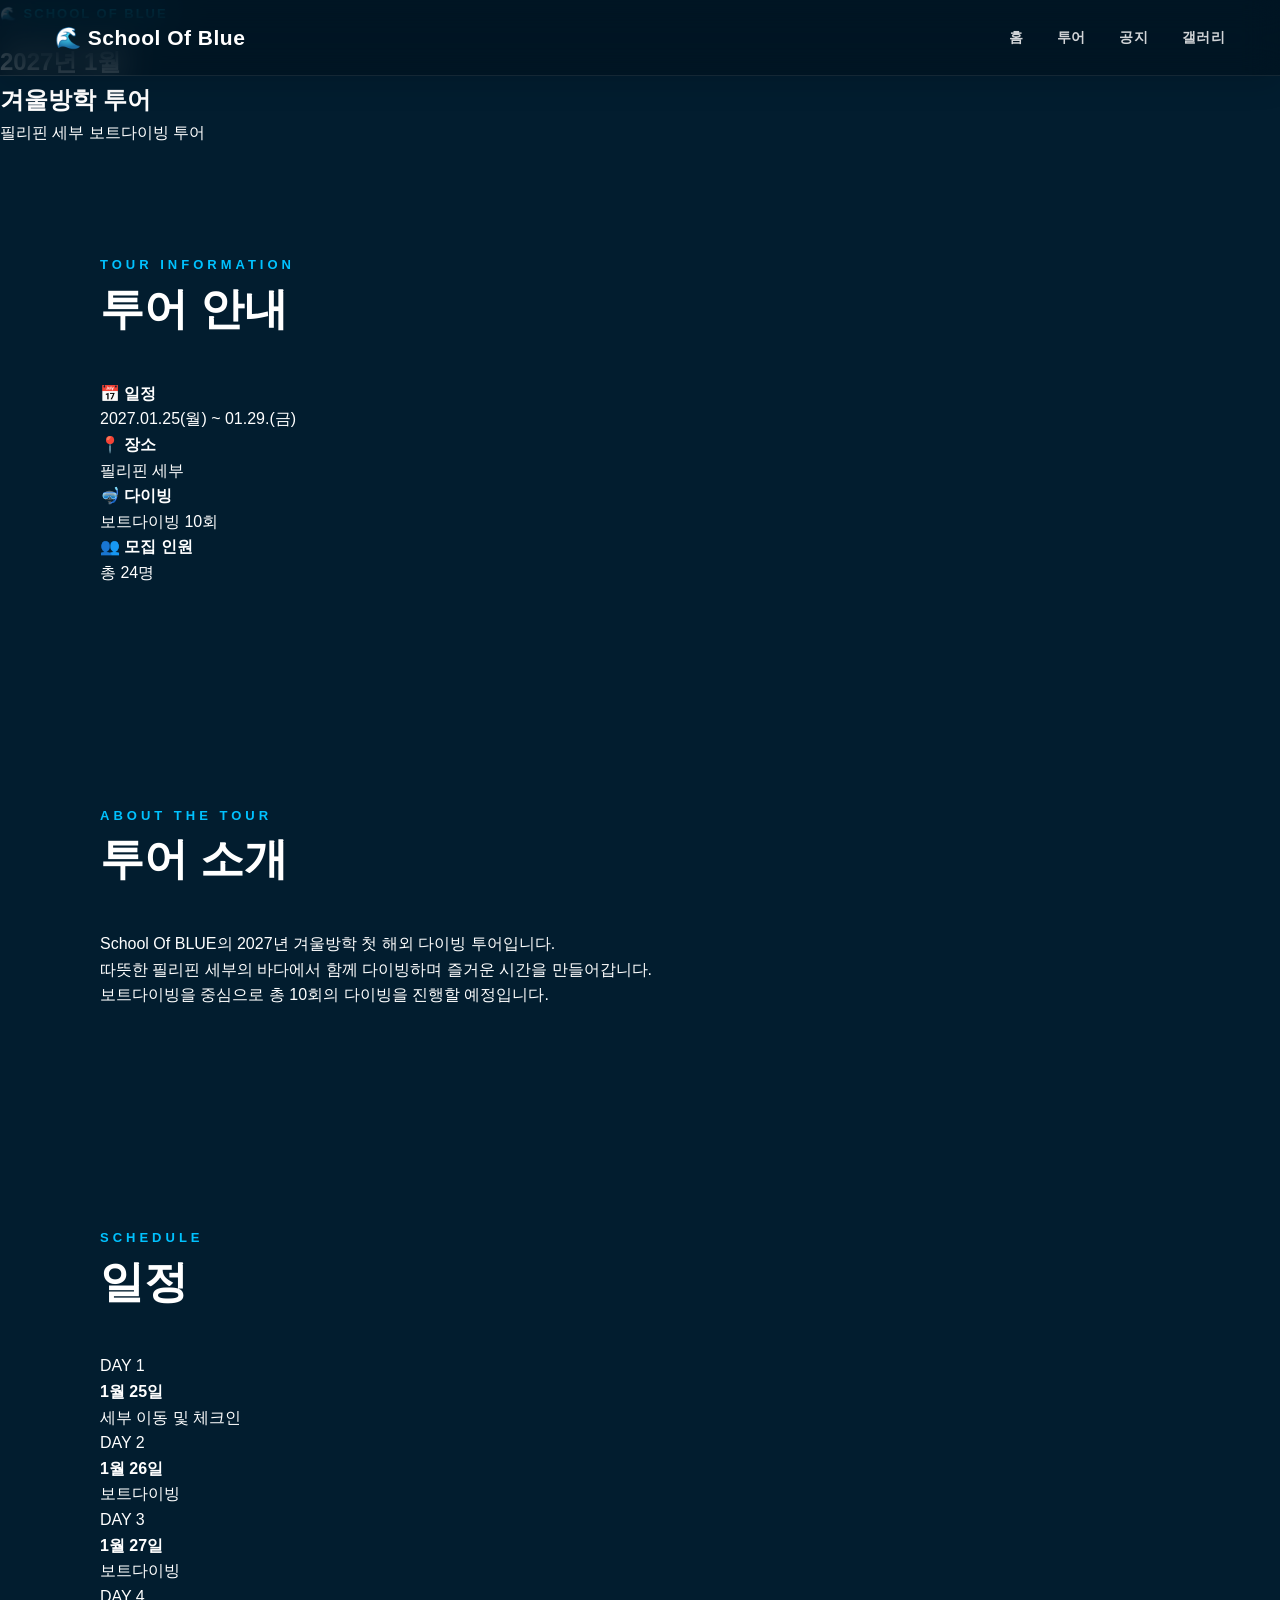
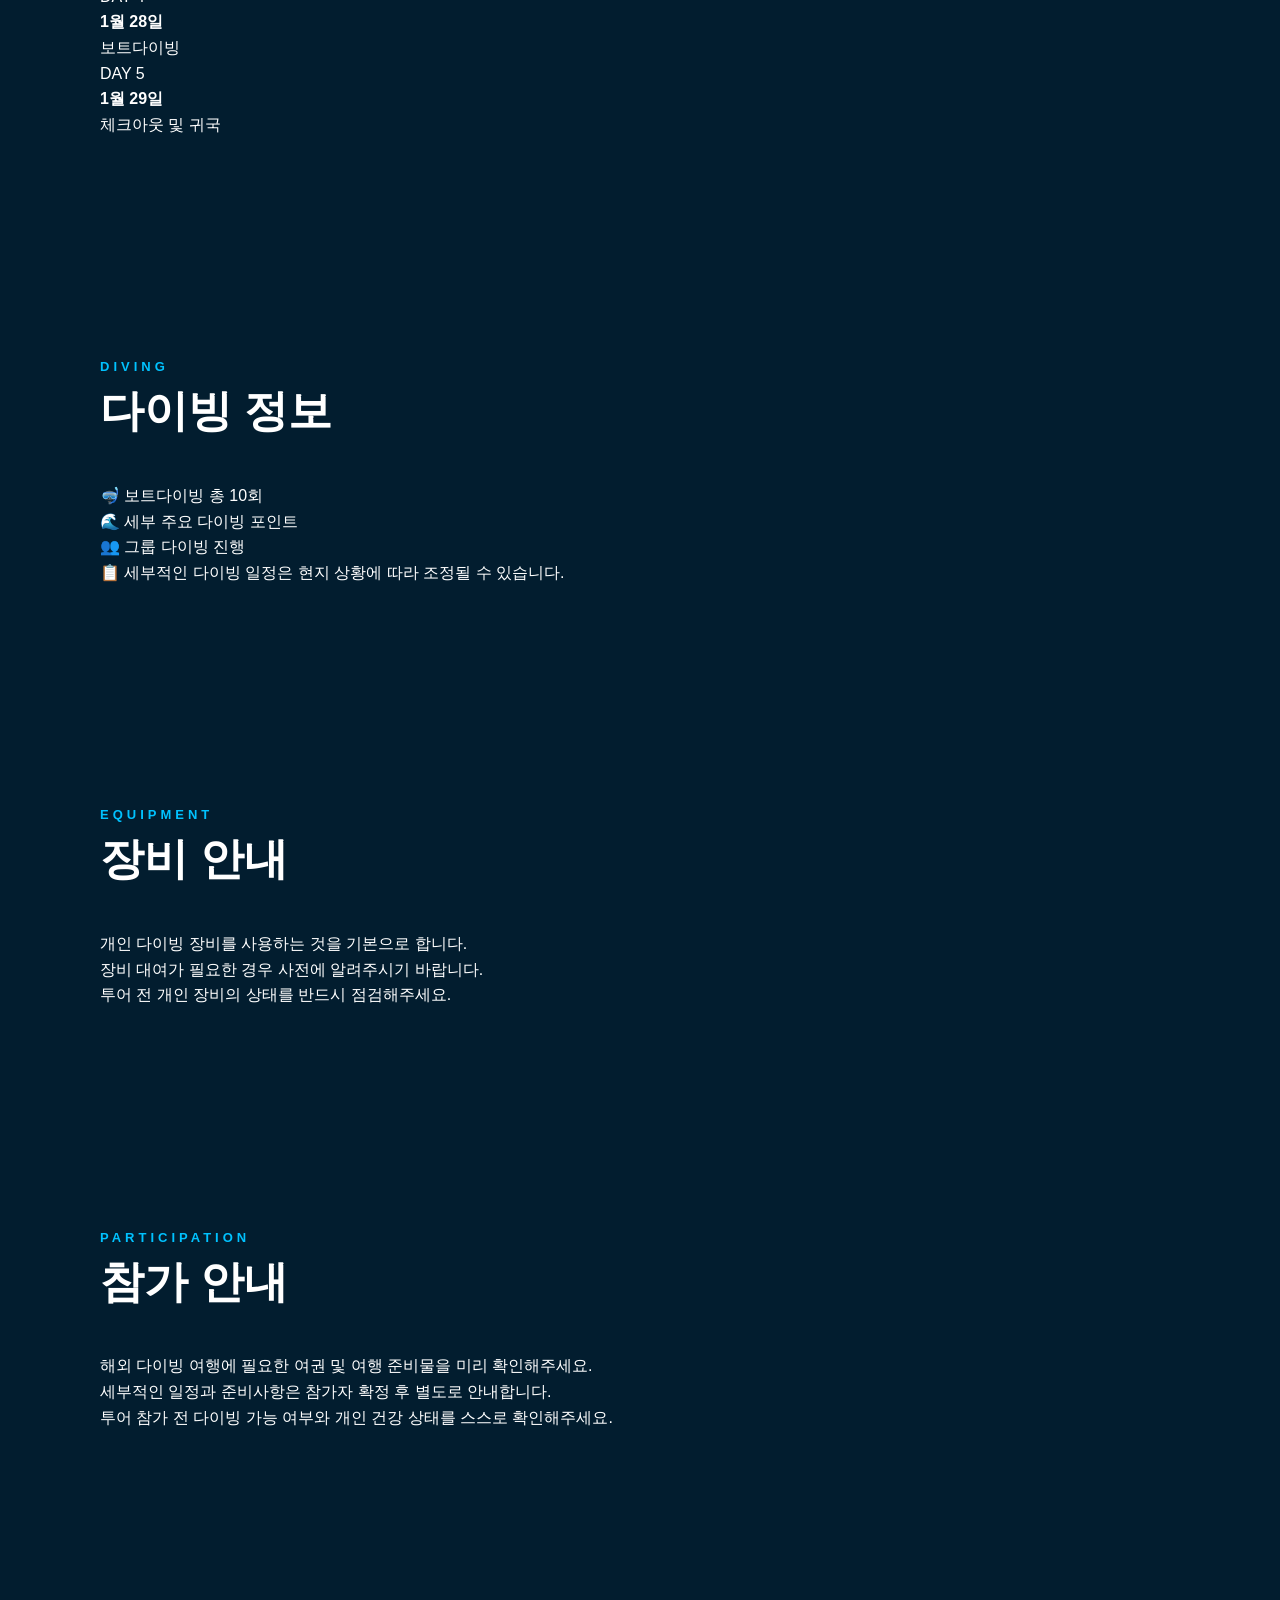
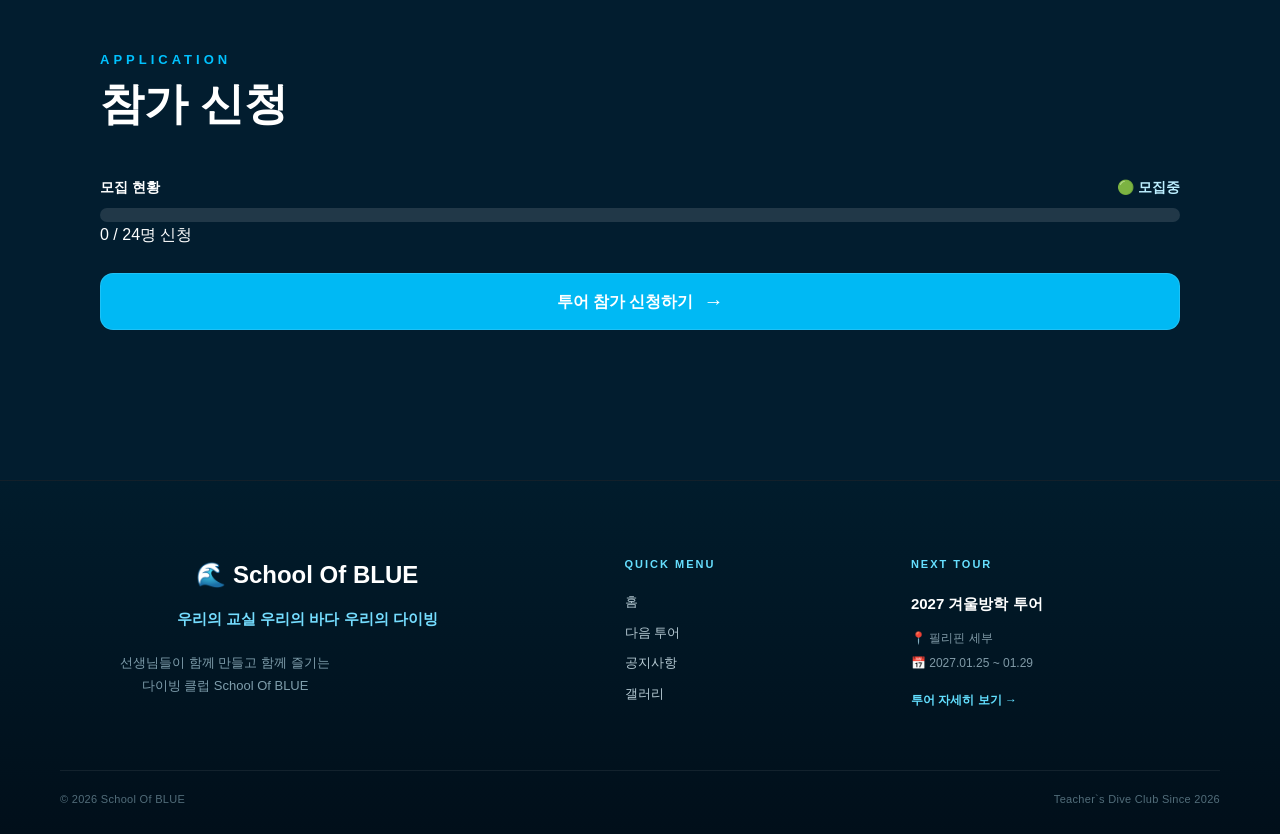
<file: jeju-tour.html>
<!DOCTYPE html>
<html lang="ko">

<head>

  <meta charset="UTF-8">

  <meta
    name="viewport"
    content="width=device-width, initial-scale=1.0">

  <title>
    2027년 1월 겨울방학 세부 투어 | School Of BLUE
  </title>

  <link
    rel="stylesheet"
    href="css/style.css">

</head>


<body>


  <!-- =========================
       상단 메뉴
  ========================== -->

  <header class="header">

    <div class="logo">
      🌊 School Of Blue
    </div>


    <nav class="nav">

      <a href="index.html">
        홈
      </a>

      <a href="index.html#tour">
        투어
      </a>

      <a href="index.html#notice">
        공지
      </a>

      <a href="index.html#gallery">
        갤러리
      </a>

    </nav>

  </header>



  <!-- =========================
       투어 상세
  ========================== -->

  <main>


    <!-- =========================
         투어 헤더
    ========================== -->

    <section class="tour-detail-hero">

      <div class="tour-detail-hero-content">

        <span class="tour-label">
          🌊 SCHOOL OF BLUE
        </span>


        <h1>
          2027년 1월<br>
          겨울방학 투어
        </h1>


        <p>
          필리핀 세부 보트다이빙 투어
        </p>

      </div>

    </section>



    <!-- =========================
         투어 기본 정보
    ========================== -->

    <section class="section">

      <div class="section-title">

        <p>
          TOUR INFORMATION
        </p>

        <h2>
          투어 안내
        </h2>

      </div>


      <div class="tour-info-grid">


        <div class="tour-info-card">

          <span>
            📅
          </span>

          <strong>
            일정
          </strong>

          <p>
            2027.01.25(월)
            ~
            01.29.(금)
          </p>

        </div>


        <div class="tour-info-card">

          <span>
            📍
          </span>

          <strong>
            장소
          </strong>

          <p>
            필리핀 세부
          </p>

        </div>


        <div class="tour-info-card">

          <span>
            🤿
          </span>

          <strong>
            다이빙
          </strong>

          <p>
            보트다이빙 10회
          </p>

        </div>


        <div class="tour-info-card">

          <span>
            👥
          </span>

          <strong>
            모집 인원
          </strong>

          <p>
            총 24명
          </p>

        </div>


      </div>

    </section>



    <!-- =========================
         투어 소개
    ========================== -->

    <section class="section">

      <div class="section-title">

        <p>
          ABOUT THE TOUR
        </p>

        <h2>
          투어 소개
        </h2>

      </div>


      <div class="tour-detail-content">

        <p>

          School Of BLUE의
          2027년 겨울방학 첫 해외 다이빙 투어입니다.

        </p>


        <p>

          따뜻한 필리핀 세부의 바다에서
          함께 다이빙하며 즐거운 시간을 만들어갑니다.

        </p>


        <p>

          보트다이빙을 중심으로
          총 10회의 다이빙을 진행할 예정입니다.

        </p>

      </div>

    </section>



    <!-- =========================
         일정
    ========================== -->

    <section class="section">

      <div class="section-title">

        <p>
          SCHEDULE
        </p>

        <h2>
          일정
        </h2>

      </div>


      <div class="tour-schedule">


        <div class="schedule-item">

          <div class="schedule-day">
            DAY 1
          </div>

          <div class="schedule-content">

            <strong>
              1월 25일
            </strong>

            <p>
              세부 이동 및 체크인
            </p>

          </div>

        </div>


        <div class="schedule-item">

          <div class="schedule-day">
            DAY 2
          </div>

          <div class="schedule-content">

            <strong>
              1월 26일
            </strong>

            <p>
              보트다이빙
            </p>

          </div>

        </div>


        <div class="schedule-item">

          <div class="schedule-day">
            DAY 3
          </div>

          <div class="schedule-content">

            <strong>
              1월 27일
            </strong>

            <p>
              보트다이빙
            </p>

          </div>

        </div>


        <div class="schedule-item">

          <div class="schedule-day">
            DAY 4
          </div>

          <div class="schedule-content">

            <strong>
              1월 28일
            </strong>

            <p>
              보트다이빙
            </p>

          </div>

        </div>


        <div class="schedule-item">

          <div class="schedule-day">
            DAY 5
          </div>

          <div class="schedule-content">

            <strong>
              1월 29일
            </strong>

            <p>
              체크아웃 및 귀국
            </p>

          </div>

        </div>


      </div>

    </section>



    <!-- =========================
         다이빙 정보
    ========================== -->

    <section class="section">

      <div class="section-title">

        <p>
          DIVING
        </p>

        <h2>
          다이빙 정보
        </h2>

      </div>


      <div class="tour-detail-content">

        <p>
          🤿 보트다이빙 총 10회
        </p>

        <p>
          🌊 세부 주요 다이빙 포인트
        </p>

        <p>
          👥 그룹 다이빙 진행
        </p>

        <p>
          📋 세부적인 다이빙 일정은
          현지 상황에 따라 조정될 수 있습니다.
        </p>

      </div>

    </section>



    <!-- =========================
         장비
    ========================== -->

    <section class="section">

      <div class="section-title">

        <p>
          EQUIPMENT
        </p>

        <h2>
          장비 안내
        </h2>

      </div>


      <div class="tour-detail-content">

        <p>
          개인 다이빙 장비를 사용하는 것을 기본으로 합니다.
        </p>

        <p>
          장비 대여가 필요한 경우
          사전에 알려주시기 바랍니다.
        </p>

        <p>
          투어 전 개인 장비의 상태를
          반드시 점검해주세요.
        </p>

      </div>

    </section>



    <!-- =========================
         참가 안내
    ========================== -->

    <section class="section">

      <div class="section-title">

        <p>
          PARTICIPATION
        </p>

        <h2>
          참가 안내
        </h2>

      </div>


      <div class="tour-detail-content">

        <p>
          해외 다이빙 여행에 필요한
          여권 및 여행 준비물을 미리 확인해주세요.
        </p>

        <p>
          세부적인 일정과 준비사항은
          참가자 확정 후 별도로 안내합니다.
        </p>

        <p>
          투어 참가 전 다이빙 가능 여부와
          개인 건강 상태를 스스로 확인해주세요.
        </p>

      </div>

    </section>



    <!-- =========================
         신청 현황
    ========================== -->

    <section class="section">

      <div class="section-title">

        <p>
          APPLICATION
        </p>

        <h2>
          참가 신청
        </h2>

      </div>


      <div class="tour-apply-box">


        <!-- 모집 상태 -->

        <div class="progress-header">

          <span>
            모집 현황
          </span>


          <span id="tourRecruitStatus">
            🟢 모집중
          </span>

        </div>


        <!-- 진행바 -->

        <div class="progress">

          <div
            class="progress-bar"
            id="tourProgressBar">
          </div>

        </div>


        <!-- 신청자 수 -->

        <div
          id="tourMemberCount"
          class="member-count">

          0 / 24명 신청

        </div>


        <!-- 신청 버튼 -->

        <a
          href="https://docs.google.com/forms/d/e/1FAIpQLSdjXaO0dr0UXh7x-Pntg86cD0OHeU1XsHfDaTIuzFAX_5zpPA/viewform?usp=header"
          target="_blank"
          class="tour-btn"
          id="tourApplyButton">

          투어 참가 신청하기

          <span>
            →
          </span>

        </a>


      </div>

    </section>


  </main>



  <!-- =========================
       푸터
  ========================== -->

  <footer class="site-footer">


    <div class="footer-inner">


      <!-- 클럽 소개 -->

      <div class="footer-brand">

        <h3>
          🌊 School Of BLUE
        </h3>


        <p class="footer-slogan">

          우리의 교실 우리의 바다 우리의 다이빙

        </p>


        <p class="footer-description">

          선생님들이 함께 만들고 함께 즐기는<br>
          다이빙 클럽 School Of BLUE

        </p>

      </div>



      <!-- 빠른 메뉴 -->

      <div class="footer-menu">

        <h4>
          QUICK MENU
        </h4>


        <a href="index.html">
          홈
        </a>


        <a href="index.html#tour">
          다음 투어
        </a>


        <a href="index.html#notice">
          공지사항
        </a>


        <a href="index.html#gallery">
          갤러리
        </a>

      </div>



      <!-- 다음 투어 -->

      <div class="footer-tour">

        <h4>
          NEXT TOUR
        </h4>


        <strong>
          2027 겨울방학 투어
        </strong>


        <p>
          📍 필리핀 세부
        </p>


        <p>
          📅 2027.01.25 ~ 01.29
        </p>


        <a href="jeju-tour.html">
          투어 자세히 보기 →
        </a>

      </div>


    </div>



    <!-- 하단 -->

    <div class="footer-bottom">

      <span>
        © 2026 School Of BLUE
      </span>


      <span>
        Teacher`s Dive Club Since 2026
      </span>

    </div>


  </footer>



  <!-- =========================
       신청자 수 API
  ========================== -->

  <script>

    const API_URL =
      "https://script.google.com/macros/s/AKfycby4efl6zBxEF594QYAP7yenVjAZQQIHBZa-aKfplMNbMdtAAt96q2PLOnvHAd_ati-G/exec";


    fetch(API_URL)

      .then(response => response.json())

      .then(data => {


        // =========================
        // 신청자 수
        // =========================

        const currentMembers =
          Number(data.current) || 0;


        // =========================
        // 총 모집 인원
        // =========================

        const totalMembers =
          Number(data.total) || 24;


        // =========================
        // 모집률
        // =========================

        const percentage =
          Math.min(
            (currentMembers / totalMembers) * 100,
            100
          );


        // =========================
        // 진행바
        // =========================

        const progressBar =
          document.getElementById(
            "tourProgressBar"
          );


        if (progressBar) {

          progressBar.style.width =
            percentage + "%";

        }


        // =========================
        // 신청자 수
        // =========================

        const memberCount =
          document.getElementById(
            "tourMemberCount"
          );


        if (memberCount) {

          memberCount.textContent =
            `${currentMembers} / ${totalMembers}명 신청`;

        }


        // =========================
        // 모집 상태
        // =========================

        const recruitStatus =
          document.getElementById(
            "tourRecruitStatus"
          );


        if (recruitStatus) {


          if (
            currentMembers >= totalMembers
          ) {

            recruitStatus.textContent =
              "🔴 모집 마감";

          }

          else {

            recruitStatus.textContent =
              "🟢 모집중";

          }

        }


        // =========================
        // 신청 버튼
        // =========================

        const applyButton =
          document.getElementById(
            "tourApplyButton"
          );


        if (applyButton) {


          if (
            currentMembers >= totalMembers
          ) {

            applyButton.textContent =
              "모집 마감";

            applyButton.removeAttribute(
              "href"
            );

            applyButton.removeAttribute(
              "target"
            );

            applyButton.style.opacity =
              "0.5";

            applyButton.style.cursor =
              "not-allowed";

          }

        }

      })


      .catch(error => {

        console.error(
          "신청자 수를 불러오지 못했습니다.",
          error
        );

      });

  </script>


</body>

</html>
</file>
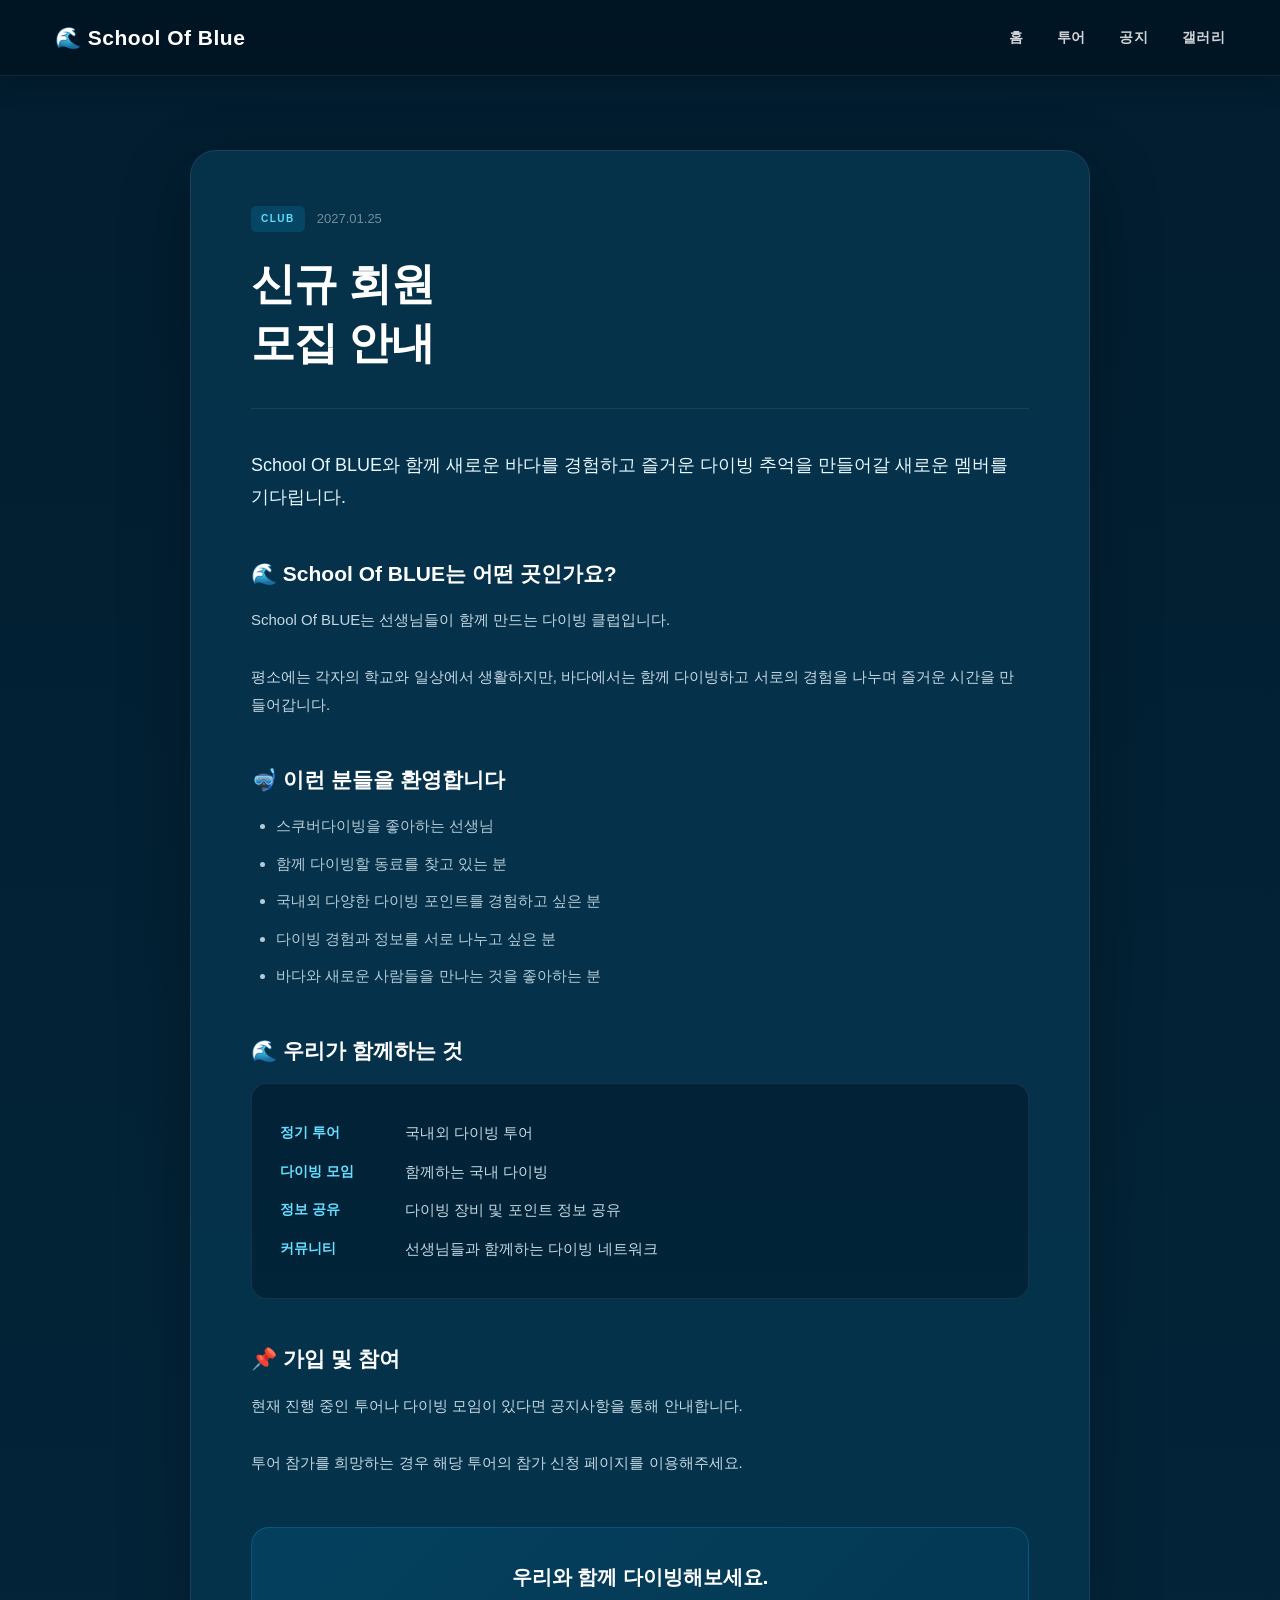
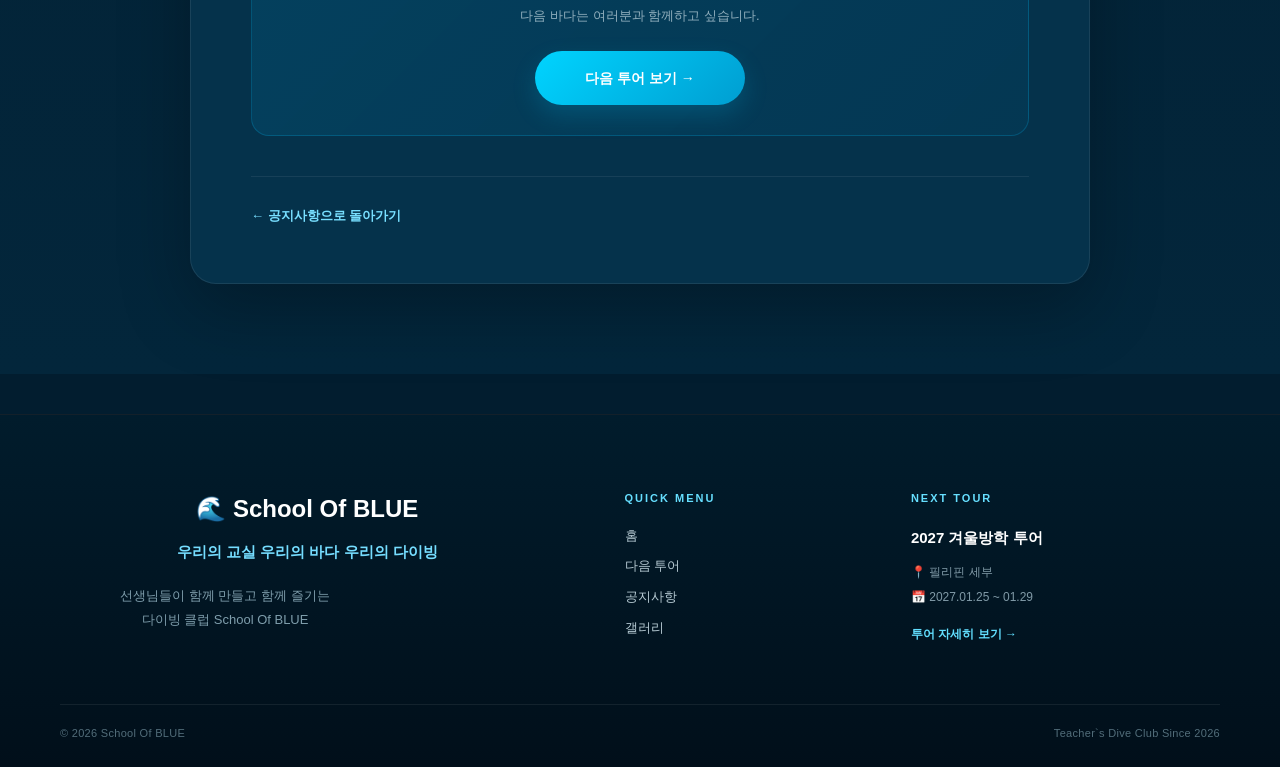
<file: notice-club.html>
<!DOCTYPE html>
<html lang="ko">

<head>

  <meta charset="UTF-8">

  <meta
    name="viewport"
    content="width=device-width, initial-scale=1.0">

  <title>
    신규 회원 모집 안내 | School Of BLUE
  </title>

  <link
    rel="stylesheet"
    href="css/style.css">

</head>


<body>


  <!-- =========================
       상단 메뉴
  ========================== -->

  <header class="header">

    <div class="logo">
      🌊 School Of Blue
    </div>


    <nav class="nav">

      <a href="index.html">
        홈
      </a>

      <a href="index.html#tour">
        투어
      </a>

      <a href="index.html#notice">
        공지
      </a>

      <a href="index.html#gallery">
        갤러리
      </a>

    </nav>

  </header>


  <!-- =========================
       공지 상세
  ========================== -->

  <main class="notice-detail">


    <div class="notice-detail-inner">


      <!-- 공지 정보 -->

      <div class="notice-detail-meta">

        <span class="notice-detail-badge">
          CLUB
        </span>

        <span>
          2027.01.25
        </span>

      </div>


      <!-- 제목 -->

      <h1>

        신규 회원<br>
        모집 안내

      </h1>


      <div class="notice-detail-divider">
      </div>


      <!-- 본문 -->

      <div class="notice-detail-content">


        <p class="notice-lead">

          School Of BLUE와 함께
          새로운 바다를 경험하고
          즐거운 다이빙 추억을 만들어갈
          새로운 멤버를 기다립니다.

        </p>


        <h2>
          🌊 School Of BLUE는 어떤 곳인가요?
        </h2>


        <p>

          School Of BLUE는 선생님들이 함께 만드는
          다이빙 클럽입니다.

          <br><br>

          평소에는 각자의 학교와 일상에서 생활하지만,
          바다에서는 함께 다이빙하고
          서로의 경험을 나누며 즐거운 시간을 만들어갑니다.

        </p>


        <h2>
          🤿 이런 분들을 환영합니다
        </h2>


        <ul>

          <li>
            스쿠버다이빙을 좋아하는 선생님
          </li>

          <li>
            함께 다이빙할 동료를 찾고 있는 분
          </li>

          <li>
            국내외 다양한 다이빙 포인트를 경험하고 싶은 분
          </li>

          <li>
            다이빙 경험과 정보를 서로 나누고 싶은 분
          </li>

          <li>
            바다와 새로운 사람들을 만나는 것을 좋아하는 분
          </li>

        </ul>


        <h2>
          🌊 우리가 함께하는 것
        </h2>


        <div class="notice-info-box">


          <p>

            <strong>
              정기 투어
            </strong>

            국내외 다이빙 투어

          </p>


          <p>

            <strong>
              다이빙 모임
            </strong>

            함께하는 국내 다이빙

          </p>


          <p>

            <strong>
              정보 공유
            </strong>

            다이빙 장비 및 포인트 정보 공유

          </p>


          <p>

            <strong>
              커뮤니티
            </strong>

            선생님들과 함께하는 다이빙 네트워크

          </p>


        </div>


        <h2>
          📌 가입 및 참여
        </h2>


        <p>

          현재 진행 중인 투어나 다이빙 모임이 있다면
          공지사항을 통해 안내합니다.

          <br><br>

          투어 참가를 희망하는 경우
          해당 투어의 참가 신청 페이지를 이용해주세요.

        </p>


        <div class="notice-apply-box">

          <strong>
            우리와 함께 다이빙해보세요.
          </strong>


          <p>

            다음 바다는
            여러분과 함께하고 싶습니다.

          </p>


          <a
            href="jeju-tour.html"
            class="notice-apply-btn">

            다음 투어 보기
            →

          </a>

        </div>


      </div>


      <!-- 돌아가기 -->

      <div class="notice-detail-back">

        <a href="index.html#notice">

          ← 공지사항으로 돌아가기

        </a>

      </div>


    </div>


  </main>


  <!-- =========================
       푸터
  ========================== -->

  <footer class="site-footer">


    <div class="footer-inner">


      <div class="footer-brand">

        <h3>
          🌊 School Of BLUE
        </h3>


        <p class="footer-slogan">

          우리의 교실 우리의 바다 우리의 다이빙

        </p>


        <p class="footer-description">

          선생님들이 함께 만들고 함께 즐기는<br>
          다이빙 클럽 School Of BLUE

        </p>

      </div>


      <div class="footer-menu">

        <h4>
          QUICK MENU
        </h4>


        <a href="index.html">
          홈
        </a>


        <a href="index.html#tour">
          다음 투어
        </a>


        <a href="index.html#notice">
          공지사항
        </a>


        <a href="index.html#gallery">
          갤러리
        </a>

      </div>


      <div class="footer-tour">

        <h4>
          NEXT TOUR
        </h4>


        <strong>
          2027 겨울방학 투어
        </strong>


        <p>
          📍 필리핀 세부
        </p>


        <p>
          📅 2027.01.25 ~ 01.29
        </p>


        <a href="jeju-tour.html">
          투어 자세히 보기 →
        </a>

      </div>


    </div>


    <div class="footer-bottom">

      <span>
        © 2026 School Of BLUE
      </span>


      <span>
        Teacher`s Dive Club Since 2026
      </span>

    </div>


  </footer>


</body>

</html>
</file>
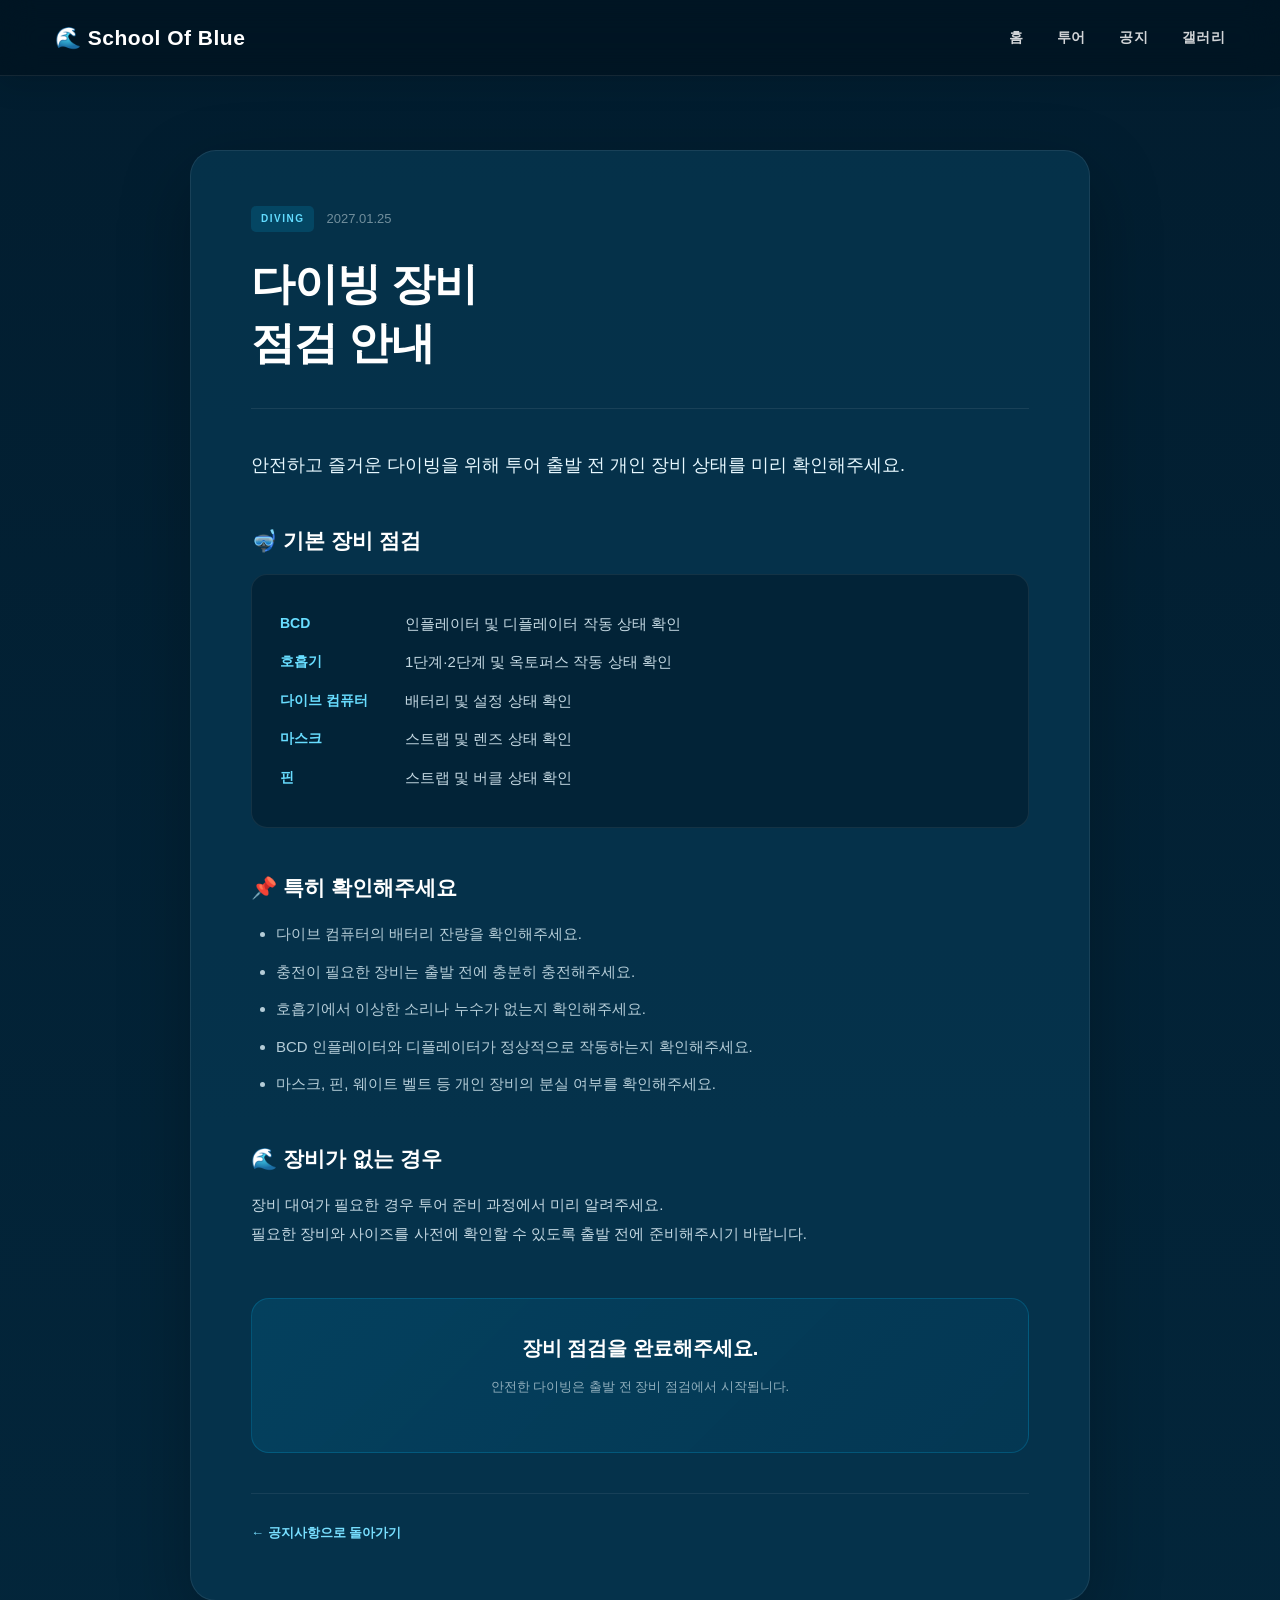
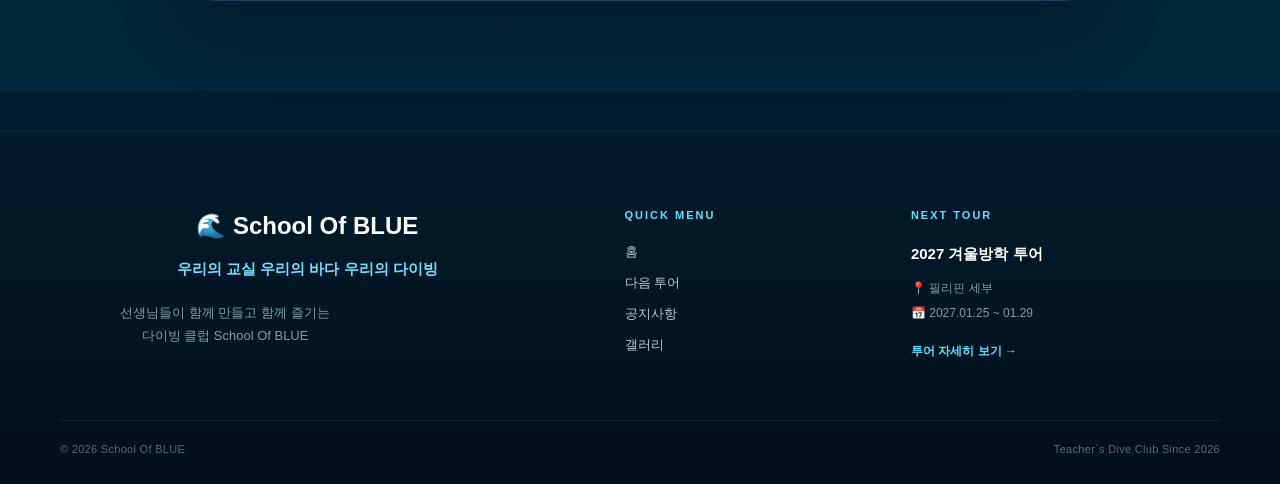
<file: notice-equipment.html>
<!DOCTYPE html>
<html lang="ko">

<head>

  <meta charset="UTF-8">

  <meta
    name="viewport"
    content="width=device-width, initial-scale=1.0">

  <title>
    다이빙 장비 점검 안내 | School Of BLUE
  </title>

  <link
    rel="stylesheet"
    href="css/style.css">

</head>


<body>


  <!-- =========================
       상단 메뉴
  ========================== -->

  <header class="header">

    <div class="logo">
      🌊 School Of Blue
    </div>


    <nav class="nav">

      <a href="index.html">
        홈
      </a>

      <a href="index.html#tour">
        투어
      </a>

      <a href="index.html#notice">
        공지
      </a>

      <a href="index.html#gallery">
        갤러리
      </a>

    </nav>

  </header>


  <!-- =========================
       공지 상세
  ========================== -->

  <main class="notice-detail">


    <div class="notice-detail-inner">


      <!-- 공지 정보 -->

      <div class="notice-detail-meta">

        <span class="notice-detail-badge">
          DIVING
        </span>

        <span>
          2027.01.25
        </span>

      </div>


      <!-- 제목 -->

      <h1>

        다이빙 장비<br>
        점검 안내

      </h1>


      <div class="notice-detail-divider">
      </div>


      <!-- 본문 -->

      <div class="notice-detail-content">


        <p class="notice-lead">

          안전하고 즐거운 다이빙을 위해
          투어 출발 전 개인 장비 상태를
          미리 확인해주세요.

        </p>


        <h2>
          🤿 기본 장비 점검
        </h2>


        <div class="notice-info-box">


          <p>

            <strong>
              BCD
            </strong>

            인플레이터 및 디플레이터 작동 상태 확인

          </p>


          <p>

            <strong>
              호흡기
            </strong>

            1단계·2단계 및 옥토퍼스 작동 상태 확인

          </p>


          <p>

            <strong>
              다이브 컴퓨터
            </strong>

            배터리 및 설정 상태 확인

          </p>


          <p>

            <strong>
              마스크
            </strong>

            스트랩 및 렌즈 상태 확인

          </p>


          <p>

            <strong>
              핀
            </strong>

            스트랩 및 버클 상태 확인

          </p>


        </div>


        <h2>
          📌 특히 확인해주세요
        </h2>


        <ul>

          <li>
            다이브 컴퓨터의 배터리 잔량을 확인해주세요.
          </li>

          <li>
            충전이 필요한 장비는 출발 전에 충분히 충전해주세요.
          </li>

          <li>
            호흡기에서 이상한 소리나 누수가 없는지 확인해주세요.
          </li>

          <li>
            BCD 인플레이터와 디플레이터가 정상적으로 작동하는지 확인해주세요.
          </li>

          <li>
            마스크, 핀, 웨이트 벨트 등 개인 장비의 분실 여부를 확인해주세요.
          </li>

        </ul>


        <h2>
          🌊 장비가 없는 경우
        </h2>


        <p>

          장비 대여가 필요한 경우 투어 준비 과정에서
          미리 알려주세요.

          <br>

          필요한 장비와 사이즈를 사전에 확인할 수 있도록
          출발 전에 준비해주시기 바랍니다.

        </p>


        <div class="notice-apply-box">

          <strong>
            장비 점검을 완료해주세요.
          </strong>


          <p>

            안전한 다이빙은
            출발 전 장비 점검에서 시작됩니다.

          </p>

        </div>


      </div>


      <!-- 돌아가기 -->

      <div class="notice-detail-back">

        <a href="index.html#notice">

          ← 공지사항으로 돌아가기

        </a>

      </div>


    </div>


  </main>


  <!-- =========================
       푸터
  ========================== -->

  <footer class="site-footer">


    <div class="footer-inner">


      <div class="footer-brand">

        <h3>
          🌊 School Of BLUE
        </h3>


        <p class="footer-slogan">

          우리의 교실 우리의 바다 우리의 다이빙

        </p>


        <p class="footer-description">

          선생님들이 함께 만들고 함께 즐기는<br>
          다이빙 클럽 School Of BLUE

        </p>

      </div>


      <div class="footer-menu">

        <h4>
          QUICK MENU
        </h4>


        <a href="index.html">
          홈
        </a>


        <a href="index.html#tour">
          다음 투어
        </a>


        <a href="index.html#notice">
          공지사항
        </a>


        <a href="index.html#gallery">
          갤러리
        </a>

      </div>


      <div class="footer-tour">

        <h4>
          NEXT TOUR
        </h4>


        <strong>
          2027 겨울방학 투어
        </strong>


        <p>
          📍 필리핀 세부
        </p>


        <p>
          📅 2027.01.25 ~ 01.29
        </p>


        <a href="jeju-tour.html">
          투어 자세히 보기 →
        </a>

      </div>


    </div>


    <div class="footer-bottom">

      <span>
        © 2026 School Of BLUE
      </span>


      <span>
        Teacher`s Dive Club Since 2026
      </span>

    </div>


  </footer>


</body>

</html>
</file>
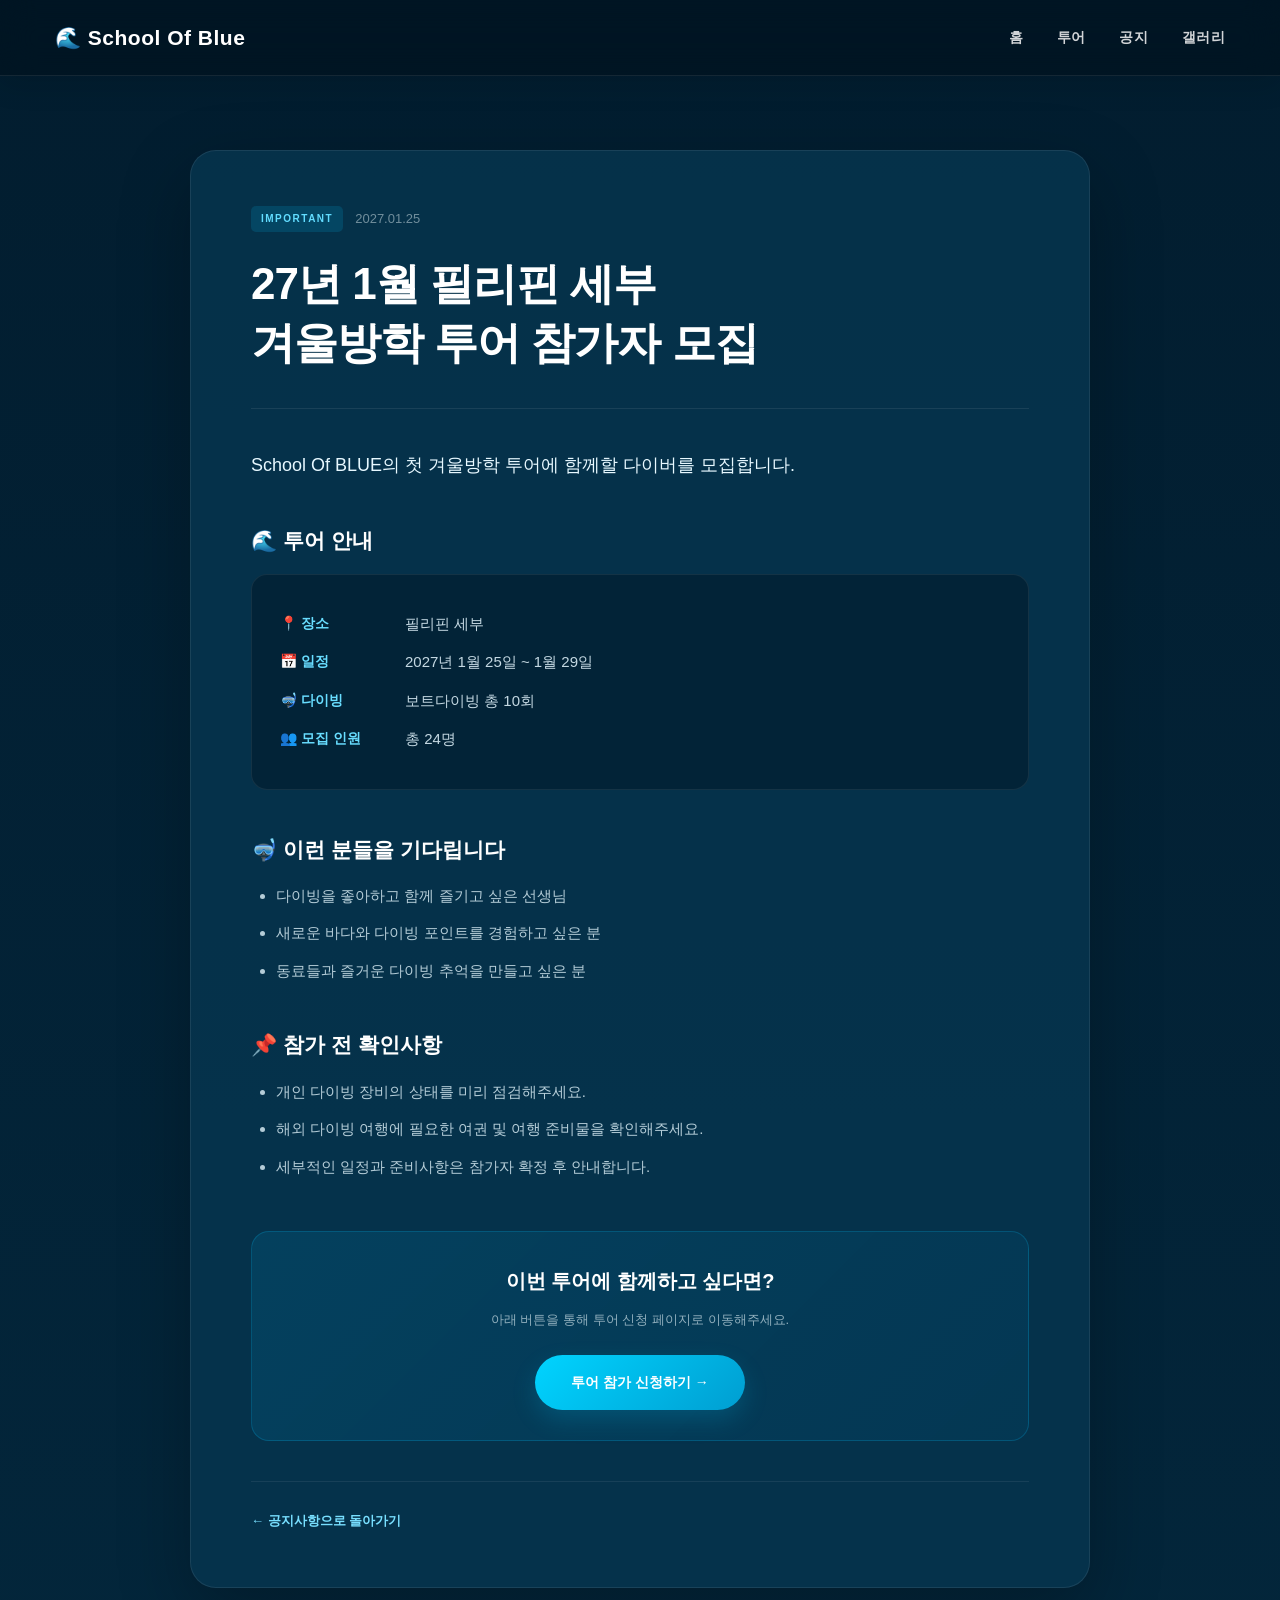
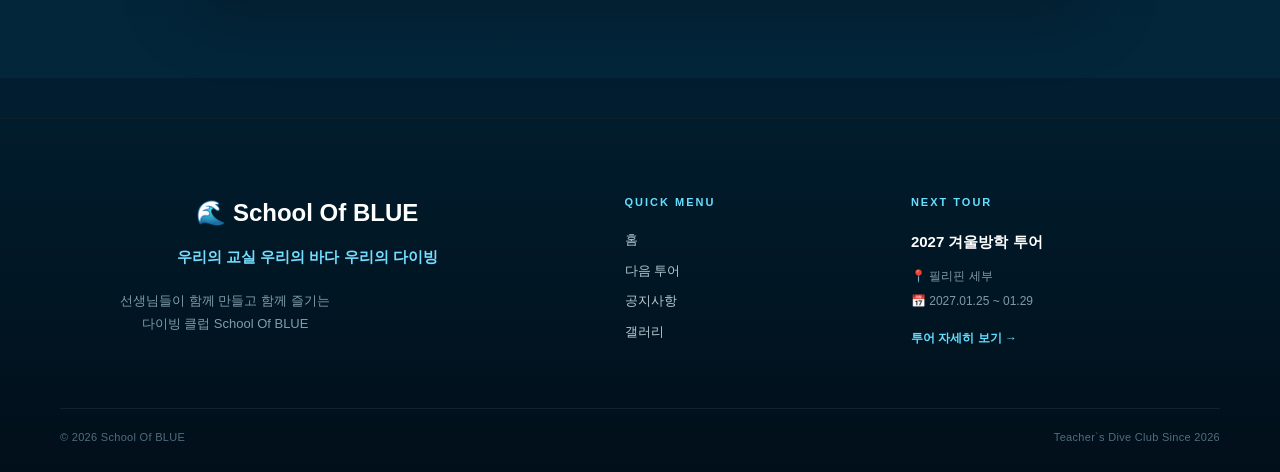
<file: notice-tour.html>
<!DOCTYPE html>
<html lang="ko">

<head>

  <meta charset="UTF-8">

  <meta
    name="viewport"
    content="width=device-width, initial-scale=1.0">

  <title>세부 투어 참가자 모집 | School Of BLUE</title>

  <link
    rel="stylesheet"
    href="css/style.css">

</head>


<body>


  <!-- =========================
       상단 메뉴
  ========================== -->

  <header class="header">

    <div class="logo">
      🌊 School Of Blue
    </div>


    <nav class="nav">

      <a href="index.html">
        홈
      </a>

      <a href="index.html#tour">
        투어
      </a>

      <a href="index.html#notice">
        공지
      </a>

      <a href="index.html#gallery">
        갤러리
      </a>

    </nav>

  </header>


  <!-- =========================
       공지 상세
  ========================== -->

  <main class="notice-detail">


    <div class="notice-detail-inner">


      <!-- 상단 정보 -->

      <div class="notice-detail-meta">

        <span class="notice-detail-badge">
          IMPORTANT
        </span>

        <span>
          2027.01.25
        </span>

      </div>


      <!-- 제목 -->

      <h1>
        27년 1월 필리핀 세부<br>
        겨울방학 투어 참가자 모집
      </h1>


      <div class="notice-detail-divider">
      </div>


      <!-- 본문 -->

      <div class="notice-detail-content">


        <p class="notice-lead">
          School Of BLUE의 첫 겨울방학 투어에
          함께할 다이버를 모집합니다.
        </p>


        <h2>
          🌊 투어 안내
        </h2>


        <div class="notice-info-box">

          <p>
            <strong>📍 장소</strong>
            필리핀 세부
          </p>


          <p>
            <strong>📅 일정</strong>
            2027년 1월 25일 ~ 1월 29일
          </p>


          <p>
            <strong>🤿 다이빙</strong>
            보트다이빙 총 10회
          </p>


          <p>
            <strong>👥 모집 인원</strong>
            총 24명
          </p>

        </div>


        <h2>
          🤿 이런 분들을 기다립니다
        </h2>


        <ul>

          <li>
            다이빙을 좋아하고 함께 즐기고 싶은 선생님
          </li>

          <li>
            새로운 바다와 다이빙 포인트를 경험하고 싶은 분
          </li>

          <li>
            동료들과 즐거운 다이빙 추억을 만들고 싶은 분
          </li>

        </ul>


        <h2>
          📌 참가 전 확인사항
        </h2>


        <ul>

          <li>
            개인 다이빙 장비의 상태를 미리 점검해주세요.
          </li>

          <li>
            해외 다이빙 여행에 필요한 여권 및 여행 준비물을 확인해주세요.
          </li>

          <li>
            세부적인 일정과 준비사항은 참가자 확정 후 안내합니다.
          </li>

        </ul>


        <!-- 신청 -->

        <div class="notice-apply-box">

          <strong>
            이번 투어에 함께하고 싶다면?
          </strong>


          <p>
            아래 버튼을 통해 투어 신청 페이지로 이동해주세요.
          </p>


          <a
            href="https://docs.google.com/forms/d/e/1FAIpQLSdjXaO0dr0UXh7x-Pntg86cD0OHeU1XsHfDaTIuzFAX_5zpPA/viewform?usp=header"
            target="_blank"
            class="notice-apply-btn">

            투어 참가 신청하기
            →
            
          </a>

        </div>


      </div>


      <!-- 목록으로 -->

      <div class="notice-detail-back">

        <a href="index.html#notice">
          ← 공지사항으로 돌아가기
        </a>

      </div>


    </div>

  </main>


  <!-- =========================
       푸터
  ========================== -->

  <footer class="site-footer">


    <div class="footer-inner">


      <div class="footer-brand">

        <h3>
          🌊 School Of BLUE
        </h3>


        <p class="footer-slogan">
          우리의 교실 우리의 바다 우리의 다이빙
        </p>


        <p class="footer-description">
          선생님들이 함께 만들고 함께 즐기는<br>
          다이빙 클럽 School Of BLUE
        </p>

      </div>


      <div class="footer-menu">

        <h4>
          QUICK MENU
        </h4>


        <a href="index.html">
          홈
        </a>


        <a href="index.html#tour">
          다음 투어
        </a>


        <a href="index.html#notice">
          공지사항
        </a>


        <a href="index.html#gallery">
          갤러리
        </a>

      </div>


      <div class="footer-tour">

        <h4>
          NEXT TOUR
        </h4>


        <strong>
          2027 겨울방학 투어
        </strong>


        <p>
          📍 필리핀 세부
        </p>


        <p>
          📅 2027.01.25 ~ 01.29
        </p>


        <a href="jeju-tour.html">
          투어 자세히 보기 →
        </a>

      </div>


    </div>


    <div class="footer-bottom">

      <span>
        © 2026 School Of BLUE
      </span>


      <span>
        Teacher`s Dive Club Since 2026
      </span>

    </div>


  </footer>


</body>

</html>
</file>
<file: css/style.css>
/* ===================================
   기본 설정
=================================== */

* {
  margin: 0;
  padding: 0;
  box-sizing: border-box;
}

html {
  scroll-behavior: smooth;
}

body {
  font-family: "Segoe UI", Arial, sans-serif;
  background: #021d2f;
  color: white;
  line-height: 1.6;
}


/* ===================================
   상단 메뉴
=================================== */

.header {
  position: fixed;

  top: 0;
  left: 0;

  width: 100%;
  height: 80px;

  padding: 0 60px;

  display: flex;
  justify-content: space-between;
  align-items: center;

  background: rgba(0, 15, 28, 0.68);

  backdrop-filter: blur(14px);

  border-bottom:
    1px solid rgba(255, 255, 255, 0.08);

  z-index: 1000;
}


.logo {
  font-size: 24px;

  font-weight: 700;

  letter-spacing: 1px;

  white-space: nowrap;
}


.nav {
  display: flex;

  gap: 30px;
}


.nav a {
  position: relative;

  color: white;

  text-decoration: none;

  font-weight: 600;

  transition: 0.3s;
}


.nav a::after {
  content: "";

  position: absolute;

  left: 0;
  bottom: -8px;

  width: 0;
  height: 2px;

  background: #00d4ff;

  transition: width 0.3s ease;
}


.nav a:hover {
  color: #00d4ff;
}


.nav a:hover::after {
  width: 100%;
}


/* ===================================
   메인 히어로
=================================== */

.hero {
  position: relative;

  min-height: 100vh;

  display: flex;

  justify-content: center;
  align-items: center;

  text-align: center;

  padding: 120px 20px 70px;

  overflow: hidden;

  background:
    linear-gradient(
      rgba(0, 18, 32, 0.48),
      rgba(0, 15, 30, 0.72)
    ),
    url("../images/Dive.jpg");

  background-size: cover;

  background-position: center;

  background-repeat: no-repeat;
}


/* 바다 사진 위 분위기 */

.hero::after {
  content: "";

  position: absolute;

  inset: 0;

  background:
    linear-gradient(
      to bottom,
      rgba(0, 0, 0, 0.15),
      rgba(0, 20, 35, 0.25),
      #021d2f
    );

  pointer-events: none;
}


/* 히어로 내용 */

.hero-content {
  position: relative;

  z-index: 2;

  max-width: 950px;

  animation:
    heroFade 1.2s ease;
}


@keyframes heroFade {

  from {

    opacity: 0;

    transform:
      translateY(25px);

  }

  to {

    opacity: 1;

    transform:
      translateY(0);

  }

}


.hero-small {
  margin-bottom: 20px;

  font-size: 15px;

  font-weight: 600;

  letter-spacing: 6px;

  color: #bdefff;

  text-transform: uppercase;
}


.hero h1 {
  margin-bottom: 25px;

  font-size:
    clamp(
      52px,
      9vw,
      105px
    );

  line-height: 1;

  letter-spacing: 5px;

  text-shadow:
    0 5px 25px
    rgba(0, 0, 0, 0.35);
}


.hero-subtitle {
  margin-bottom: 42px;

  font-size:
    clamp(
      19px,
      3vw,
      27px
    );

  font-weight: 500;

  color: #e5faff;

  letter-spacing: 1px;

  text-shadow:
    0 3px 15px
    rgba(0, 0, 0, 0.45);
}


/* ===================================
   메인 버튼
=================================== */

.main-btn {
  display: inline-flex;

  align-items: center;
  justify-content: center;

  min-width: 190px;

  padding: 16px 38px;

  border-radius: 50px;

  background:
    linear-gradient(
      135deg,
      #00d4ff,
      #009ed1
    );

  color: white;

  text-decoration: none;

  font-size: 17px;

  font-weight: 700;

  box-shadow:
    0 12px 30px
    rgba(0, 180, 230, 0.25);

  transition:
    transform 0.3s ease,
    box-shadow 0.3s ease;
}


.main-btn:hover {

  transform:
    translateY(-5px);

  box-shadow:
    0 18px 40px
    rgba(0, 180, 230, 0.4);
}


/* ===================================
   공통 섹션
=================================== */

.section {
  max-width: 1200px;

  margin: 0 auto;

  padding:
    110px 60px;
}


.section-title {
  margin-bottom: 45px;
}


.section-title p {

  margin-bottom: 7px;

  color: #00c2ff;

  font-size: 13px;

  font-weight: 800;

  letter-spacing: 4px;
}


.section-title h2 {

  font-size:
    clamp(
      32px,
      5vw,
      44px
    );

  line-height: 1.2;
}


/* ===================================
   다음 투어 카드
=================================== */

.tour-card {

  display: grid;

  grid-template-columns:
    1.1fr 0.9fr;

  gap: 45px;

  padding: 45px;

  background:
    linear-gradient(
      135deg,
      rgba(10, 82, 125, 0.95),
      rgba(5, 52, 82, 0.95)
    );

  border:
    1px solid
    rgba(255, 255, 255, 0.08);

  border-radius: 28px;

  box-shadow:
    0 25px 70px
    rgba(0, 0, 0, 0.28);

  overflow: hidden;

  position: relative;
}


.tour-card::before {

  content: "";

  position: absolute;

  width: 300px;
  height: 300px;

  right: -100px;
  top: -120px;

  border-radius: 50%;

  background:
    rgba(0, 196, 255, 0.08);

  pointer-events: none;
}


.tour-label {

  display: inline-block;

  margin-bottom: 18px;

  color: #00d4ff;

  font-size: 13px;

  font-weight: 800;

  letter-spacing: 2px;
}


.tour-info h3 {

  margin-bottom: 25px;

  font-size:
    clamp(
      28px,
      4vw,
      38px
    );

  line-height: 1.25;
}


.tour-info p {

  margin: 13px 0;

  color: #e4f6ff;

  font-size: 16px;
}


/* ===================================
   투어 상태
=================================== */

.tour-status {

  position: relative;

  z-index: 2;

  padding: 10px;
}


.countdown-title {

  margin-bottom: 4px;

  color: #bdefff;

  font-size: 14px;

  font-weight: 600;
}


#countdown {

  margin-bottom: 30px;

  color: #00d4ff;

  font-size:
    clamp(
      45px,
      6vw,
      60px
    );

  font-weight: 800;

  line-height: 1;
}


.progress-title {

  margin-bottom: 10px;

  font-weight: 700;
}


.progress {

  width: 100%;

  height: 14px;

  background:
    rgba(255, 255, 255, 0.12);

  border-radius: 20px;

  overflow: hidden;
}


.progress-bar {

  width: 0%;

  height: 100%;

  background:
    linear-gradient(
      90deg,
      #00aeea,
      #00e0ff
    );

  border-radius: 20px;

  transition:
    width 1s ease;
}


#memberCount {

  margin-top: 10px;

  color: #dff8ff;

  font-size: 14px;
}


/* ===================================
   투어 상세 버튼
=================================== */

.tour-btn {

  display: block;

  width: 100%;

  margin-top: 25px;

  padding: 15px;

  border:
    1px solid
    rgba(255, 255, 255, 0.12);

  border-radius: 13px;

  background:
    rgba(0, 194, 255, 0.95);

  color: white;

  text-align: center;

  text-decoration: none;

  font-weight: 700;

  transition:
    transform 0.3s ease,
    background 0.3s ease;
}


.tour-btn:hover {

  background: #00a8e8;

  transform:
    translateY(-3px);
}


/* ===================================
   공지사항
=================================== */

.notice-list {

  background: #073650;

  border:
    1px solid
    rgba(255, 255, 255, 0.06);

  border-radius: 20px;

  overflow: hidden;

  box-shadow:
    0 15px 40px
    rgba(0, 0, 0, 0.15);
}


.notice-item {

  display: flex;

  align-items: center;

  gap: 30px;

  padding:
    23px 30px;

  border-bottom:
    1px solid
    rgba(255, 255, 255, 0.08);

  transition:
    background 0.3s ease;
}


.notice-item:last-child {

  border-bottom: none;
}


.notice-item:hover {

  background:
    rgba(255, 255, 255, 0.035);
}


.notice-item span {

  min-width: 100px;

  color: #82dfff;

  font-size: 13px;

  font-weight: 600;
}


.notice-item strong {

  font-weight: 500;
}


/* ===================================
   갤러리
=================================== */

.gallery-grid {

  display: grid;

  grid-template-columns:
    repeat(3, 1fr);

  gap: 20px;
}


.gallery-box {

  height: 240px;

  display: flex;

  justify-content: center;
  align-items: center;

  background:
    linear-gradient(
      135deg,
      #075a87,
      #0a3b5a
    );

  border-radius: 20px;

  overflow: hidden;

  transition:
    transform 0.35s ease,
    box-shadow 0.35s ease;
}


.gallery-box:hover {

  transform:
    translateY(-8px);

  box-shadow:
    0 18px 40px
    rgba(0, 0, 0, 0.3);
}


.gallery-box img {

  width: 100%;
  height: 100%;

  display: block;

  object-fit: cover;

  cursor: pointer;

  transition:
    transform 0.5s ease;
}


.gallery-box:hover img {

  transform:
    scale(1.06);
}


/* ===================================
   갤러리 확대창
=================================== */

.gallery-modal {

  display: none;

  position: fixed;

  z-index: 9999;

  inset: 0;

  background:
    rgba(0, 0, 0, 0.88);

  justify-content: center;
  align-items: center;

  padding: 30px;
}


.gallery-modal img {

  max-width: 90%;

  max-height: 85vh;

  object-fit: contain;

  border-radius: 12px;

  box-shadow:
    0 10px 50px
    rgba(0, 0, 0, 0.6);
}


.gallery-close {

  position: absolute;

  top: 20px;
  right: 30px;

  color: white;

  font-size: 45px;

  font-weight: 300;

  cursor: pointer;

  line-height: 1;

  z-index: 10000;
}


.gallery-close:hover {

  opacity: 0.7;
}


/* ===================================
   푸터
=================================== */

footer {

  padding:
    60px 20px;

  text-align: center;

  background: #011321;

  border-top:
    1px solid
    rgba(255, 255, 255, 0.06);
}


footer h3 {

  margin-bottom: 10px;

  font-size: 20px;
}


footer p {

  color: #b8d2df;
}


footer .copyright {

  margin-top: 20px;

  font-size: 13px;

  color: #6f8996;
}


/* ===================================
   모바일
=================================== */

@media (max-width: 768px) {

  /* 상단 메뉴 */

  .header {

    height: auto;

    min-height: 70px;

    padding:
      14px 20px;

    flex-direction: column;

    gap: 10px;
  }


  .logo {

    font-size: 20px;
  }


  .nav {

    gap: 18px;
  }


  .nav a {

    font-size: 13px;
  }


  /* 히어로 */

  .hero {

    min-height: 100svh;

    padding:
      140px 20px 70px;

    background-position:
      center center;
  }


  .hero-small {

    font-size: 11px;

    letter-spacing: 3px;
  }


  .hero h1 {

    font-size:
      clamp(
        48px,
        14vw,
        75px
      );

    letter-spacing: 2px;
  }


  .hero-subtitle {

    font-size: 18px;

    line-height: 1.5;
  }


  /* 섹션 */

  .section {

    padding:
      75px 20px;
  }


  /* 투어 */

  .tour-card {

    grid-template-columns: 1fr;

    gap: 25px;

    padding: 28px;
  }


  .tour-info h3 {

    font-size: 28px;
  }


  #countdown {

    font-size: 48px;
  }


  /* 공지 */

  .notice-item {

    flex-direction: column;

    align-items: flex-start;

    gap: 5px;

    padding:
      20px;
  }


  /* 갤러리 */

  .gallery-grid {

    grid-template-columns: 1fr;
  }


  .gallery-box {

    height: 210px;
  }


  /* 확대창 */

  .gallery-modal {

    padding: 15px;
  }


  .gallery-modal img {

    max-width: 95%;

    max-height: 80vh;
  }


  .gallery-close {

    top: 15px;

    right: 20px;

    font-size: 40px;
  }

}


@media (max-width: 500px) {

  .nav {

    gap: 12px;
  }


  .nav a {

    font-size: 12px;
  }


  .hero-small {

    letter-spacing: 2px;
  }


  .hero-subtitle {

    font-size: 17px;
  }


  .main-btn {

    width: 100%;

    max-width: 260px;
  }

}/* ===================================
   다음 투어 카드 이미지
=================================== */

.tour-image {

  position: relative;

  min-height: 520px;

  overflow: hidden;

  border-radius: 20px;

}


.tour-image img {

  width: 100%;

  height: 100%;

  min-height: 520px;

  display: block;

  object-fit: cover;

  transition:
    transform 0.6s ease;

}


.tour-card:hover .tour-image img {

  transform:
    scale(1.04);

}


.tour-image-overlay {

  position: absolute;

  inset: 0;

  display: flex;

  align-items: flex-end;

  padding: 25px;

  background:
    linear-gradient(
      to top,
      rgba(0, 15, 30, 0.75),
      transparent 50%
    );

}


.tour-image-overlay span {

  font-size: 12px;

  font-weight: 700;

  letter-spacing: 3px;

  color: #ffffff;

}


/* ===================================
   투어 상세 정보
=================================== */

.tour-details {

  margin-bottom: 25px;

}


.tour-details p {

  display: flex;

  align-items: center;

  gap: 10px;

  margin: 12px 0;

}


.tour-details p span {

  width: 25px;

}


/* ===================================
   투어 D-day
=================================== */

.tour-countdown {

  padding-top: 5px;

}


.tour-countdown #countdown {

  margin-bottom: 25px;

}


/* ===================================
   모집 현황
=================================== */

.tour-recruit {

  margin-top: 5px;

}


.progress-header {

  display: flex;

  justify-content: space-between;

  align-items: center;

  margin-bottom: 10px;

  font-size: 14px;

  font-weight: 600;

}


.progress-header span:last-child {

  color: #bdefff;

}


/* ===================================
   투어 버튼
=================================== */

.tour-btn {

  display: flex;

  justify-content: center;

  align-items: center;

  gap: 10px;

}


.tour-btn span {

  font-size: 20px;

  line-height: 1;

  transition:
    transform 0.3s ease;

}


.tour-btn:hover span {

  transform:
    translateX(5px);

}


/* ===================================
   투어 카드 모바일
=================================== */

@media (max-width: 768px) {

  .tour-image {

    min-height: 280px;

  }


  .tour-image img {

    min-height: 280px;

  }

}/* ===================================
   공지사항 게시판
=================================== */

.notice-board {

  background:
    rgba(7, 54, 80, 0.85);

  border:
    1px solid
    rgba(255, 255, 255, 0.08);

  border-radius: 22px;

  overflow: hidden;

  box-shadow:
    0 18px 50px
    rgba(0, 0, 0, 0.2);
}


/* ===================================
   공지사항 한 줄
=================================== */

.notice-board .notice-item {

  display: flex;

  align-items: center;

  gap: 22px;

  min-height: 125px;

  padding:
    25px 30px;

  border-bottom:
    1px solid
    rgba(255, 255, 255, 0.08);

  background:
    transparent;

  transition:
    background 0.3s ease,
    padding 0.3s ease;
}


.notice-board .notice-item:last-child {

  border-bottom: none;

}


/* 마우스 오버 */

.notice-board .notice-item:hover {

  background:
    rgba(0, 196, 255, 0.06);

  padding-left: 36px;

}


/* ===================================
   공지 아이콘
=================================== */

.notice-icon {

  width: 48px;

  height: 48px;

  flex-shrink: 0;

  display: flex;

  align-items: center;

  justify-content: center;

  border-radius: 14px;

  background:
    rgba(0, 194, 255, 0.1);

  font-size: 22px;

}


/* ===================================
   중요 공지
=================================== */

.notice-important {

  background:
    linear-gradient(
      90deg,
      rgba(0, 194, 255, 0.08),
      transparent
    ) !important;

}


.notice-important .notice-icon {

  background:
    rgba(255, 190, 60, 0.12);

}


/* ===================================
   공지 내용
=================================== */

.notice-content {

  flex: 1;

  min-width: 0;

}


/* ===================================
   날짜 / 카테고리
=================================== */

.notice-meta {

  display: flex;

  align-items: center;

  gap: 10px;

  margin-bottom: 7px;

}


.notice-date {

  color: #7895a5;

  font-size: 12px;

  font-weight: 500;

}


/* ===================================
   IMPORTANT 배지
=================================== */

.notice-badge {

  display: inline-flex;

  align-items: center;

  padding:
    4px 9px;

  border-radius: 5px;

  background:
    rgba(0, 194, 255, 0.14);

  color: #5bddff;

  font-size: 10px;

  font-weight: 800;

  letter-spacing: 1px;

}


/* ===================================
   일반 카테고리
=================================== */

.notice-category {

  color: #54c9ee;

  font-size: 10px;

  font-weight: 800;

  letter-spacing: 1.5px;

}


/* ===================================
   공지 제목
=================================== */

.notice-content strong {

  display: block;

  margin-bottom: 5px;

  color: #ffffff;

  font-size: 16px;

  font-weight: 700;

  line-height: 1.4;

}


/* ===================================
   공지 설명
=================================== */

.notice-content p {

  margin: 0;

  color: #9fb8c5;

  font-size: 13px;

  line-height: 1.5;

}


/* ===================================
   오른쪽 화살표
=================================== */

.notice-arrow {

  width: 38px;

  height: 38px;

  flex-shrink: 0;

  display: flex;

  align-items: center;

  justify-content: center;

  border:
    1px solid
    rgba(255, 255, 255, 0.08);

  border-radius: 50%;

  color: #8fdfff;

  font-size: 18px;

  transition:
    transform 0.3s ease,
    background 0.3s ease,
    border-color 0.3s ease;
}


.notice-item:hover .notice-arrow {

  transform:
    translateX(5px);

  background:
    rgba(0, 194, 255, 0.12);

  border-color:
    rgba(0, 194, 255, 0.25);

}


/* ===================================
   공지사항 모바일
=================================== */

@media (max-width: 768px) {

  .notice-board .notice-item {

    min-height: auto;

    gap: 14px;

    padding:
      20px;

  }


  .notice-board .notice-item:hover {

    padding-left: 24px;

  }


  .notice-icon {

    width: 40px;

    height: 40px;

    border-radius: 11px;

    font-size: 18px;

  }


  .notice-content strong {

    font-size: 14px;

  }


  .notice-content p {

    font-size: 12px;

  }


  .notice-arrow {

    width: 32px;

    height: 32px;

    font-size: 15px;

  }

}


/* ===================================
   공지사항 작은 화면
=================================== */

@media (max-width: 500px) {

  .notice-board .notice-item {

    gap: 12px;

    padding:
      18px 16px;

  }


  .notice-board .notice-item:hover {

    padding-left: 20px;

  }


  .notice-icon {

    width: 36px;

    height: 36px;

    font-size: 16px;

  }


  .notice-content strong {

    font-size: 13px;

  }


  .notice-content p {

    display: none;

  }


  .notice-meta {

    margin-bottom: 5px;

  }


  .notice-arrow {

    width: 28px;

    height: 28px;

    font-size: 13px;

  }

}/* ===================================
   다이빙 갤러리
=================================== */

.gallery-description {

  margin-top: 10px;

  color: #8faebb !important;

  font-size: 14px !important;

  font-weight: 400 !important;

  letter-spacing: 0.5px;

}


/* ===================================
   갤러리 전체 레이아웃
=================================== */

.gallery-feature {

  display: grid;

  grid-template-columns:
    1.55fr 0.85fr;

  gap: 20px;

  min-height: 560px;

}


/* ===================================
   메인 사진
=================================== */

.gallery-main {

  position: relative;

  min-height: 560px;

  overflow: hidden;

  border-radius: 24px;

  background: #073650;

  cursor: pointer;

}


.gallery-main img {

  width: 100%;

  height: 100%;

  display: block;

  object-fit: cover;

  transition:
    transform 0.7s ease,
    filter 0.7s ease;

}


.gallery-main:hover img {

  transform: scale(1.05);

  filter: brightness(0.8);

}


/* ===================================
   메인 사진 어두운 그라데이션
=================================== */

.gallery-main::after {

  content: "";

  position: absolute;

  inset: 0;

  background:
    linear-gradient(
      to top,
      rgba(0, 10, 20, 0.8),
      rgba(0, 10, 20, 0.05) 60%
    );

  pointer-events: none;

}


/* ===================================
   메인 사진 텍스트
=================================== */

.gallery-caption {

  position: absolute;

  left: 30px;

  bottom: 28px;

  z-index: 2;

  display: flex;

  flex-direction: column;

  gap: 5px;

}


.gallery-caption span {

  color: #65dcff;

  font-size: 11px;

  font-weight: 800;

  letter-spacing: 3px;

}


.gallery-caption strong {

  color: white;

  font-size: 28px;

  font-weight: 700;

}


/* ===================================
   오른쪽 사진 영역
=================================== */

.gallery-side {

  display: grid;

  grid-template-rows:
    1fr 1fr;

  gap: 20px;

}


/* ===================================
   오른쪽 사진
=================================== */

.gallery-side-item {

  position: relative;

  min-height: 0;

  overflow: hidden;

  border-radius: 24px;

  background:
    linear-gradient(
      135deg,
      #075a87,
      #0a3b5a
    );

  cursor: pointer;

}


.gallery-side-item img {

  width: 100%;

  height: 100%;

  display: block;

  object-fit: cover;

  transition:
    transform 0.6s ease,
    filter 0.6s ease;

}


.gallery-side-item:hover img {

  transform: scale(1.07);

  filter: brightness(0.8);

}


/* ===================================
   오른쪽 사진 그라데이션
=================================== */

.gallery-side-item:not(.gallery-empty)::after {

  content: "";

  position: absolute;

  inset: 0;

  background:
    linear-gradient(
      to top,
      rgba(0, 10, 20, 0.75),
      transparent 65%
    );

  pointer-events: none;

}


/* ===================================
   오른쪽 사진 텍스트
=================================== */

.gallery-side-caption {

  position: absolute;

  left: 22px;

  bottom: 20px;

  z-index: 2;

  display: flex;

  flex-direction: column;

  gap: 3px;

}


.gallery-side-caption span {

  color: #65dcff;

  font-size: 9px;

  font-weight: 800;

  letter-spacing: 2px;

}


.gallery-side-caption strong {

  color: white;

  font-size: 19px;

}


/* ===================================
   새로운 사진 자리
=================================== */

.gallery-placeholder {

  width: 100%;

  height: 100%;

  display: flex;

  flex-direction: column;

  align-items: center;

  justify-content: center;

  text-align: center;

  padding: 25px;

  background:
    radial-gradient(
      circle at center,
      rgba(0, 196, 255, 0.12),
      transparent 65%
    );

}


.gallery-placeholder > span {

  margin-bottom: 12px;

  font-size: 38px;

}


.gallery-placeholder strong {

  margin-bottom: 7px;

  color: #dff8ff;

  font-size: 19px;

}


.gallery-placeholder p {

  margin: 0;

  color: #7898a8;

  font-size: 12px;

  line-height: 1.6;

}


/* ===================================
   갤러리 공통 그림자
=================================== */

.gallery-main,
.gallery-side-item {

  box-shadow:
    0 18px 45px
    rgba(0, 0, 0, 0.22);

  transition:
    transform 0.35s ease,
    box-shadow 0.35s ease;

}


.gallery-main:hover,
.gallery-side-item:hover {

  transform: translateY(-5px);

  box-shadow:
    0 25px 55px
    rgba(0, 0, 0, 0.32);

}


/* ===================================
   모바일 갤러리
=================================== */

@media (max-width: 768px) {

  .gallery-feature {

    grid-template-columns: 1fr;

    min-height: auto;

  }


  .gallery-main {

    min-height: 380px;

  }


  .gallery-side {

    min-height: 500px;

  }


  .gallery-caption {

    left: 22px;

    bottom: 22px;

  }


  .gallery-caption strong {

    font-size: 24px;

  }

}


/* ===================================
   작은 모바일
=================================== */

@media (max-width: 500px) {

  .gallery-main {

    min-height: 300px;

    border-radius: 18px;

  }


  .gallery-side {

    min-height: 420px;

    gap: 15px;

  }


  .gallery-side-item {

    border-radius: 18px;

  }


  .gallery-caption {

    left: 18px;

    bottom: 18px;

  }


  .gallery-caption span {

    font-size: 9px;

    letter-spacing: 2px;

  }


  .gallery-caption strong {

    font-size: 21px;

  }


  .gallery-side-caption {

    left: 17px;

    bottom: 16px;

  }


  .gallery-side-caption strong {

    font-size: 16px;

  }

}/* ===================================
   상단 메뉴 2차 디자인
=================================== */

.header {

  height: 76px;

  padding:
    0 55px;

  background:
    rgba(1, 18, 31, 0.72);

  backdrop-filter:
    blur(18px);

  -webkit-backdrop-filter:
    blur(18px);

  box-shadow:
    0 8px 30px
    rgba(0, 0, 0, 0.12);

}


/* ===================================
   로고
=================================== */

.logo {

  font-size: 21px;

  font-weight: 750;

  letter-spacing: 0.5px;

  transition:
    transform 0.3s ease;

}


.logo:hover {

  transform:
    translateY(-1px);

}


/* ===================================
   메뉴
=================================== */

.nav {

  display: flex;

  align-items: center;

  gap: 34px;

}


.nav a {

  position: relative;

  padding:
    8px 0;

  color:
    rgba(255, 255, 255, 0.82);

  font-size: 14px;

  font-weight: 600;

  letter-spacing: 0.3px;

  transition:
    color 0.3s ease;

}


.nav a:hover {

  color: #ffffff;

}


/* 메뉴 아래 파란 선 */

.nav a::after {

  content: "";

  position: absolute;

  left: 50%;

  bottom: 0;

  width: 0;

  height: 2px;

  border-radius: 10px;

  background:
    #00d4ff;

  transform:
    translateX(-50%);

  transition:
    width 0.3s ease;

}


.nav a:hover::after {

  width: 100%;

}


/* ===================================
   모바일 상단 메뉴
=================================== */

@media (max-width: 768px) {

  .header {

    height: auto;

    min-height: 70px;

    padding:
      13px 20px;

    gap: 8px;

  }


  .logo {

    font-size: 19px;

  }


  .nav {

    width: 100%;

    justify-content: center;

    gap: 25px;

  }


  .nav a {

    font-size: 12px;

  }

}


/* ===================================
   작은 모바일
=================================== */

@media (max-width: 500px) {

  .header {

    padding:
      12px 15px;

  }


  .logo {

    font-size: 18px;

  }


  .nav {

    gap: 18px;

  }


  .nav a {

    font-size: 11px;

  }

}/* ===================================
   푸터 2차 디자인
=================================== */

.site-footer {

  margin-top: 40px;

  padding:
    75px 60px 25px;

  background:
    linear-gradient(
      180deg,
      #011c2c,
      #010f1a
    );

  border-top:
    1px solid
    rgba(255, 255, 255, 0.07);

}


/* ===================================
   푸터 내부
=================================== */

.footer-inner {

  max-width: 1200px;

  margin: 0 auto;

  display: grid;

  grid-template-columns:
    1.6fr 0.7fr 1fr;

  gap: 70px;

  padding-bottom: 55px;

}


/* ===================================
   브랜드
=================================== */

.footer-brand h3 {

  margin-bottom: 12px;

  color: #ffffff;

  font-size: 24px;

  font-weight: 750;

}


.footer-slogan {

  margin-bottom: 20px !important;

  color: #75ddff !important;

  font-size: 15px;

  font-weight: 600;

}


.footer-description {

  max-width: 330px;

  color: #7f9eac !important;

  font-size: 13px;

  line-height: 1.8;

}


/* ===================================
   푸터 메뉴
=================================== */

.footer-menu,
.footer-tour {

  display: flex;

  flex-direction: column;

  align-items: flex-start;

}


.footer-menu h4,
.footer-tour h4 {

  margin-bottom: 18px;

  color: #66dfff;

  font-size: 11px;

  font-weight: 800;

  letter-spacing: 2px;

}


.footer-menu a {

  margin-bottom: 10px;

  color: #b7cbd4;

  font-size: 13px;

  text-decoration: none;

  transition:
    color 0.25s ease,
    transform 0.25s ease;

}


.footer-menu a:hover {

  color: #ffffff;

  transform:
    translateX(4px);

}


/* ===================================
   다음 투어
=================================== */

.footer-tour strong {

  margin-bottom: 10px;

  color: #ffffff;

  font-size: 15px;

}


.footer-tour p {

  margin:
    3px 0;

  color: #809aa7 !important;

  font-size: 12px;

}


.footer-tour a {

  margin-top: 15px;

  color: #62dfff;

  font-size: 12px;

  font-weight: 700;

  text-decoration: none;

  transition:
    color 0.25s ease,
    transform 0.25s ease;

}


.footer-tour a:hover {

  color: #ffffff;

  transform:
    translateX(4px);

}


/* ===================================
   푸터 하단
=================================== */

.footer-bottom {

  max-width: 1200px;

  margin: 0 auto;

  padding-top: 20px;

  border-top:
    1px solid
    rgba(255, 255, 255, 0.07);

  display: flex;

  justify-content: space-between;

  align-items: center;

  color: #526d7a;

  font-size: 11px;

  letter-spacing: 0.3px;

}


/* ===================================
   푸터 모바일
=================================== */

@media (max-width: 768px) {

  .site-footer {

    padding:
      60px 25px 22px;

  }


  .footer-inner {

    grid-template-columns: 1fr;

    gap: 40px;

    padding-bottom: 40px;

  }


  .footer-brand h3 {

    font-size: 21px;

  }


  .footer-description {

    max-width: 100%;

  }


  .footer-menu,
  .footer-tour {

    align-items: flex-start;

  }


  .footer-bottom {

    flex-direction: column;

    align-items: flex-start;

    gap: 7px;

  }

}


/* ===================================
   작은 모바일
=================================== */

@media (max-width: 500px) {

  .site-footer {

    padding:
      50px 20px 20px;

  }


  .footer-inner {

    gap: 35px;

  }


  .footer-brand h3 {

    font-size: 20px;

  }


  .footer-slogan {

    font-size: 14px;

  }


  .footer-bottom {

    font-size: 10px;

  }

}/* ===================================
   공지사항 상세 페이지
=================================== */

.notice-detail {

  min-height: 100vh;

  padding:
    150px 20px 90px;

  background:
    linear-gradient(
      180deg,
      #021d2f 0%,
      #03263b 100%
    );

}


.notice-detail-inner {

  max-width: 900px;

  margin: 0 auto;

  padding:
    55px 60px;

  background:
    rgba(7, 54, 80, 0.8);

  border:
    1px solid
    rgba(255, 255, 255, 0.08);

  border-radius: 26px;

  box-shadow:
    0 25px 70px
    rgba(0, 0, 0, 0.25);

}


/* ===================================
   공지 메타
=================================== */

.notice-detail-meta {

  display: flex;

  align-items: center;

  gap: 12px;

  margin-bottom: 22px;

  color: #718e9c;

  font-size: 13px;

}


/* ===================================
   중요 배지
=================================== */

.notice-detail-badge {

  display: inline-flex;

  align-items: center;

  padding:
    5px 10px;

  border-radius: 5px;

  background:
    rgba(0, 194, 255, 0.14);

  color: #62dcff;

  font-size: 10px;

  font-weight: 800;

  letter-spacing: 1.5px;

}


/* ===================================
   제목
=================================== */

.notice-detail h1 {

  margin: 0;

  color: #ffffff;

  font-size:
    clamp(
      30px,
      5vw,
      44px
    );

  line-height: 1.35;

  letter-spacing: -1px;

}


/* ===================================
   구분선
=================================== */

.notice-detail-divider {

  width: 100%;

  height: 1px;

  margin:
    35px 0 40px;

  background:
    rgba(255, 255, 255, 0.08);

}


/* ===================================
   본문
=================================== */

.notice-detail-content {

  color: #c4d8e2;

  font-size: 15px;

  line-height: 1.9;

}


.notice-lead {

  margin-bottom: 45px;

  color: #e7f8ff;

  font-size: 18px;

  font-weight: 500;

  line-height: 1.8;

}


/* ===================================
   본문 소제목
=================================== */

.notice-detail-content h2 {

  margin:
    45px 0 18px;

  color: #ffffff;

  font-size: 21px;

  line-height: 1.4;

}


/* ===================================
   투어 정보 박스
=================================== */

.notice-info-box {

  padding:
    25px 28px;

  background:
    rgba(0, 20, 35, 0.45);

  border:
    1px solid
    rgba(255, 255, 255, 0.07);

  border-radius: 16px;

}


.notice-info-box p {

  display: flex;

  gap: 20px;

  margin: 10px 0;

}


.notice-info-box strong {

  min-width: 105px;

  color: #68ddff;

  font-size: 14px;

}


/* ===================================
   목록
=================================== */

.notice-detail-content ul {

  margin:
    0 0 20px;

  padding-left: 25px;

}


.notice-detail-content li {

  margin:
    9px 0;

  color: #b4ccd7;

}


/* ===================================
   신청 박스
=================================== */

.notice-apply-box {

  margin-top: 50px;

  padding:
    30px;

  text-align: center;

  background:
    linear-gradient(
      135deg,
      rgba(0, 174, 234, 0.12),
      rgba(0, 80, 120, 0.18)
    );

  border:
    1px solid
    rgba(0, 194, 255, 0.2);

  border-radius: 18px;

}


.notice-apply-box strong {

  display: block;

  margin-bottom: 8px;

  color: #ffffff;

  font-size: 20px;

}


.notice-apply-box p {

  margin-bottom: 22px;

  color: #91afbd;

  font-size: 13px;

}


/* ===================================
   신청 버튼
=================================== */

.notice-apply-btn {

  display: inline-flex;

  align-items: center;

  justify-content: center;

  gap: 10px;

  min-width: 210px;

  padding:
    14px 25px;

  border-radius: 50px;

  background:
    linear-gradient(
      135deg,
      #00d4ff,
      #009ed1
    );

  color: #ffffff;

  text-decoration: none;

  font-size: 14px;

  font-weight: 700;

  box-shadow:
    0 10px 25px
    rgba(0, 180, 230, 0.2);

  transition:
    transform 0.3s ease,
    box-shadow 0.3s ease;

}


.notice-apply-btn:hover {

  transform:
    translateY(-3px);

  box-shadow:
    0 15px 35px
    rgba(0, 180, 230, 0.35);

}


/* ===================================
   공지 목록으로 돌아가기
=================================== */

.notice-detail-back {

  margin-top: 40px;

  padding-top: 25px;

  border-top:
    1px solid
    rgba(255, 255, 255, 0.07);

}


.notice-detail-back a {

  color: #78dfff;

  font-size: 13px;

  font-weight: 600;

  text-decoration: none;

  transition:
    color 0.25s ease;

}


.notice-detail-back a:hover {

  color: #ffffff;

}


/* ===================================
   모바일
=================================== */

@media (max-width: 768px) {

  .notice-detail {

    padding:
      120px 15px 60px;

  }


  .notice-detail-inner {

    padding:
      35px 25px;

    border-radius: 20px;

  }


  .notice-detail h1 {

    font-size: 28px;

  }


  .notice-detail-content {

    font-size: 14px;

  }


  .notice-lead {

    font-size: 16px;

  }


  .notice-info-box {

    padding:
      20px;

  }


  .notice-info-box p {

    flex-direction: column;

    gap: 2px;

    margin:
      15px 0;

  }


  .notice-info-box strong {

    min-width: auto;

  }


  .notice-apply-box {

    padding:
      25px 18px;

  }


  .notice-apply-btn {

    width: 100%;

  }

}


/* ===================================
   작은 모바일
=================================== */

@media (max-width: 500px) {

  .notice-detail {

    padding:
      110px 12px 50px;

  }


  .notice-detail-inner {

    padding:
      28px 20px;

  }


  .notice-detail-meta {

    font-size: 11px;

  }


  .notice-detail h1 {

    font-size: 24px;

  }


  .notice-detail-content h2 {

    font-size: 19px;

  }

}/* =========================
   HERO VIDEO
========================= */

.hero {
  position: relative;
  overflow: hidden;
}


.hero-video {
  position: absolute;

  top: 0;
  left: 0;

  width: 100%;
  height: 100%;

  object-fit: cover;

  z-index: 0;
}


.hero-overlay {
  position: absolute;

  top: 0;
  left: 0;

  width: 100%;
  height: 100%;

  background:
    linear-gradient(
      180deg,
      rgba(0, 15, 28, 0.45) 0%,
      rgba(0, 20, 35, 0.35) 50%,
      rgba(0, 8, 18, 0.65) 100%
    );

  z-index: 1;
}


.hero-content {
  position: relative;

  z-index: 2;
}
</file>
